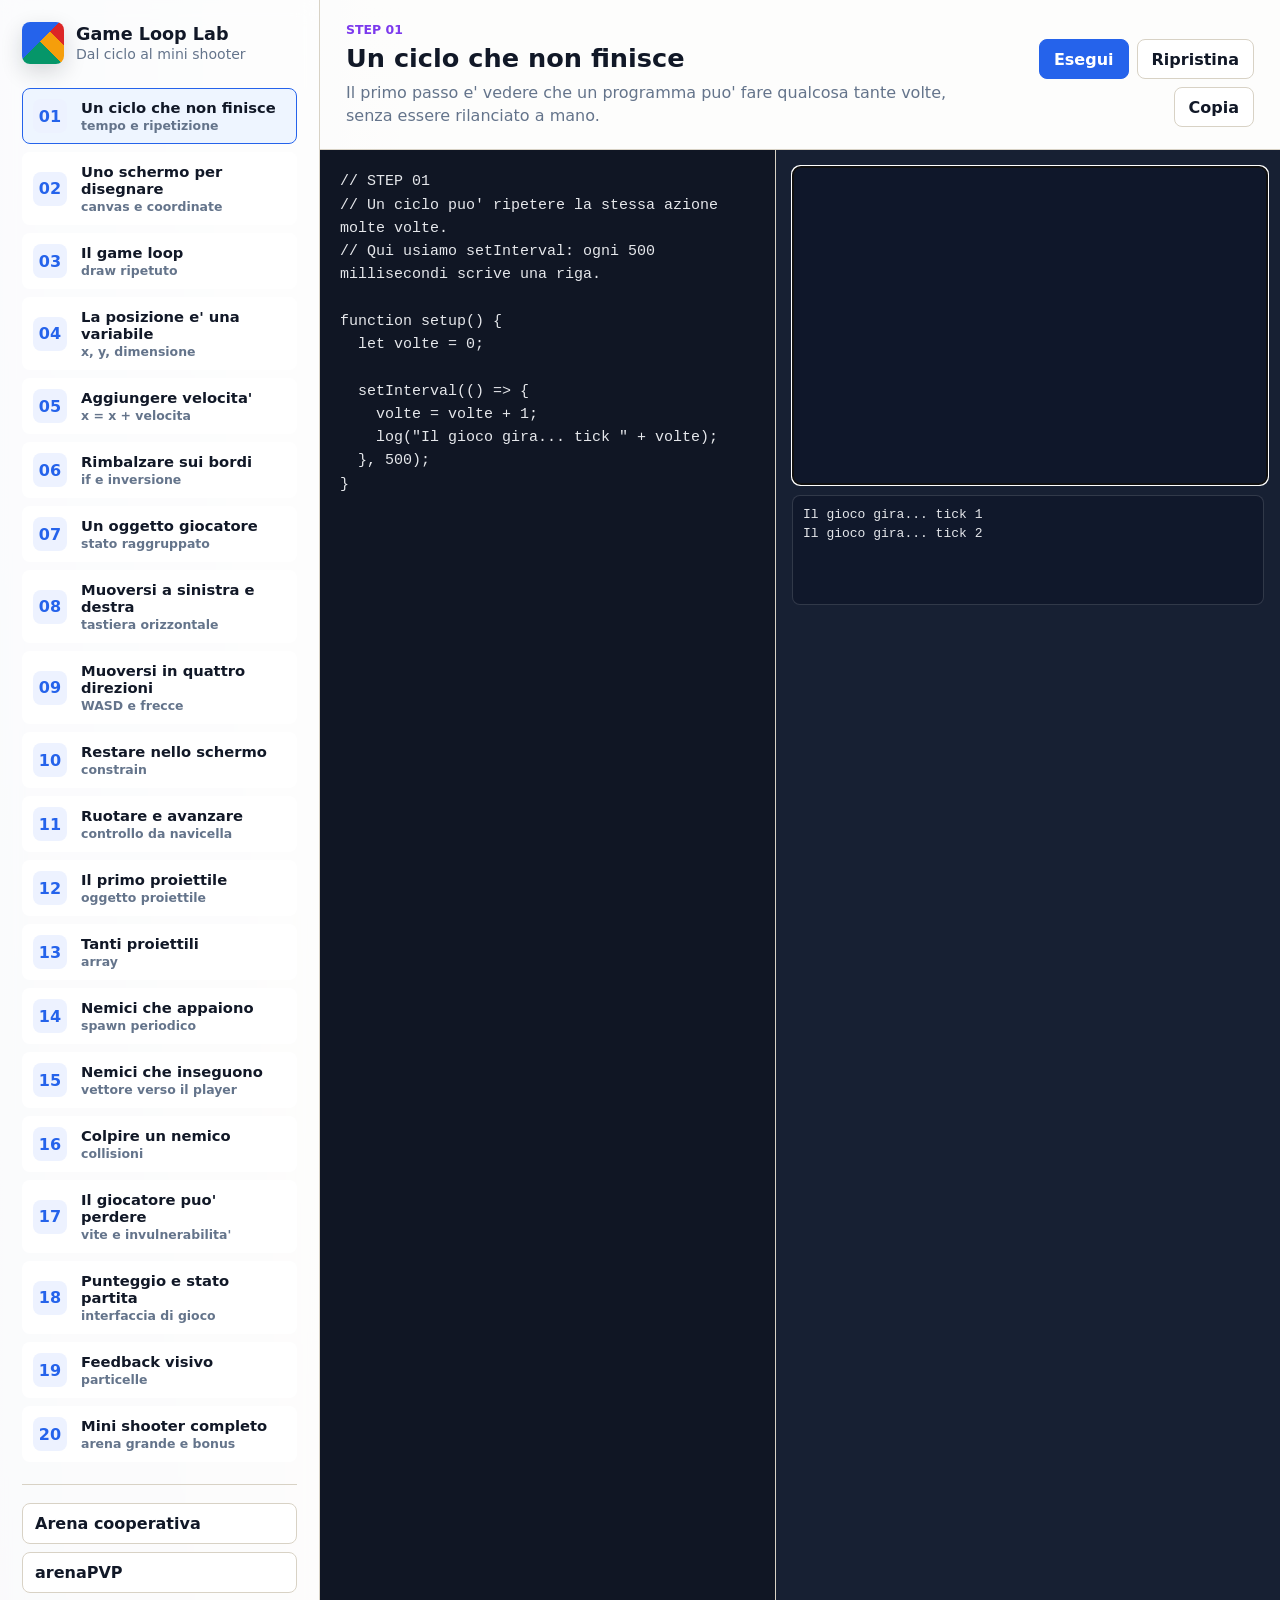
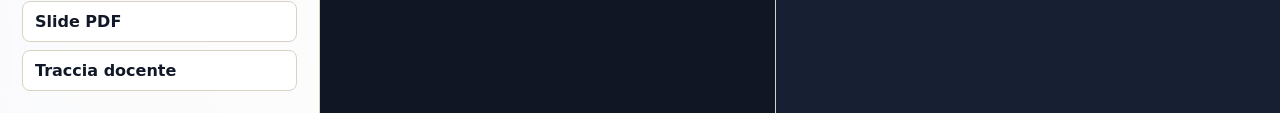
<file: site/index.html>
<!doctype html>
<html lang="it">
  <head>
    <meta charset="utf-8" />
    <meta name="viewport" content="width=device-width, initial-scale=1" />
    <title>Game Loop Lab</title>
    <link rel="stylesheet" href="./css/styles.css" />
  </head>
  <body>
    <main class="lab-shell">
      <aside class="lesson-panel" aria-label="Lezioni">
        <div class="brand">
          <span class="brand-mark"></span>
          <div>
            <h1>Game Loop Lab</h1>
            <p>Dal ciclo al mini shooter</p>
          </div>
        </div>
        <nav id="lessonList" class="lesson-list"></nav>
        <div class="resource-links">
          <a href="./collab.html">Arena cooperativa</a>
          <a href="./arenaPVP.html">arenaPVP</a>
          <a href="./assets/lezione-game-loop.pdf" target="_blank" rel="noreferrer">Slide PDF</a>
          <a href="./docs/lesson-plan.md" target="_blank" rel="noreferrer">Traccia docente</a>
        </div>
      </aside>

      <section class="workspace">
        <header class="lesson-header">
          <div>
            <p id="lessonStep" class="eyebrow">Step 01</p>
            <h2 id="lessonTitle">Caricamento...</h2>
            <p id="lessonGoal" class="goal"></p>
          </div>
          <div class="actions">
            <button id="runButton" type="button">Esegui</button>
            <button id="resetButton" type="button">Ripristina</button>
            <button id="copyButton" type="button">Copia</button>
          </div>
        </header>

        <div class="activity">
          <section class="editor-pane" aria-label="Editor codice">
            <textarea id="codeEditor" spellcheck="false" aria-label="Codice JavaScript"></textarea>
          </section>
          <section class="preview-pane" aria-label="Anteprima">
            <iframe id="previewFrame" title="Anteprima del gioco" sandbox="allow-scripts"></iframe>
          </section>
        </div>
      </section>
    </main>

    <script src="./js/app.js"></script>
  </body>
</html>
</file>
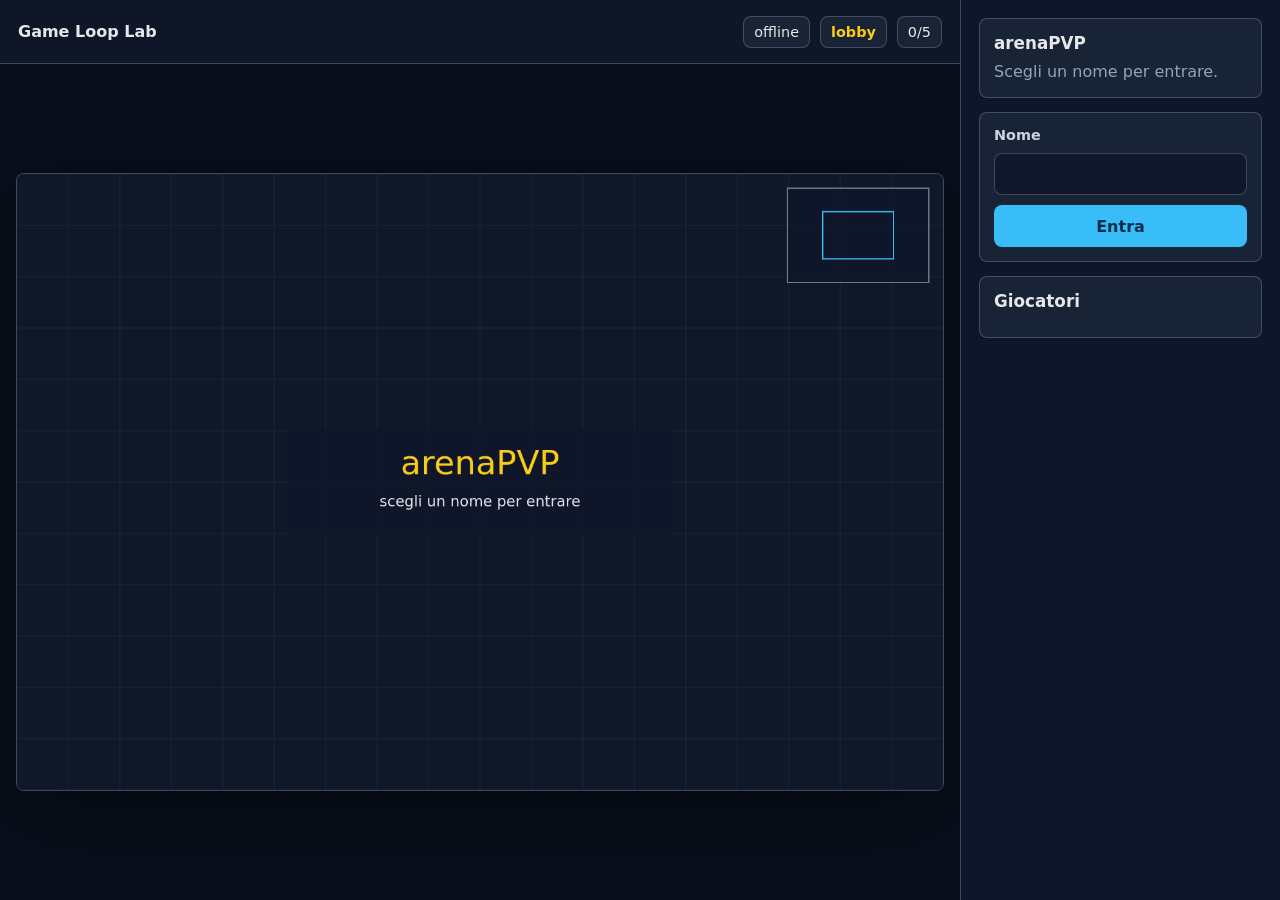
<file: site/arenaPVP.html>
<!doctype html>
<html lang="it">
  <head>
    <meta charset="utf-8" />
    <meta name="viewport" content="width=device-width, initial-scale=1" />
    <title>arenaPVP</title>
    <link rel="stylesheet" href="./css/arena-pvp.css" />
  </head>
  <body>
    <main class="arena-shell">
      <section class="stage-panel">
        <header class="topbar">
          <a class="back-link" href="./index.html">Game Loop Lab</a>
          <div class="score-strip">
            <span id="connectionStatus">offline</span>
            <strong id="matchStatus">lobby</strong>
            <span id="playerCount">0/5</span>
          </div>
        </header>
        <div class="canvas-wrap">
          <canvas id="pvpCanvas" width="1440" height="960"></canvas>
        </div>
      </section>

      <aside class="side-panel">
        <div class="panel-block">
          <h1>arenaPVP</h1>
          <p id="selfStatus">Scegli un nome per entrare.</p>
        </div>

        <form id="joinForm" class="join-form">
          <label for="nameInput">Nome</label>
          <input id="nameInput" name="name" maxlength="18" autocomplete="nickname" required />
          <button type="submit">Entra</button>
        </form>

        <button id="readyButton" class="ready-button" type="button" hidden>Pronto</button>

        <div class="panel-block">
          <h2>Giocatori</h2>
          <div id="playerList" class="player-list"></div>
        </div>
      </aside>
    </main>

    <script src="./js/arena-pvp.js"></script>
  </body>
</html>
</file>
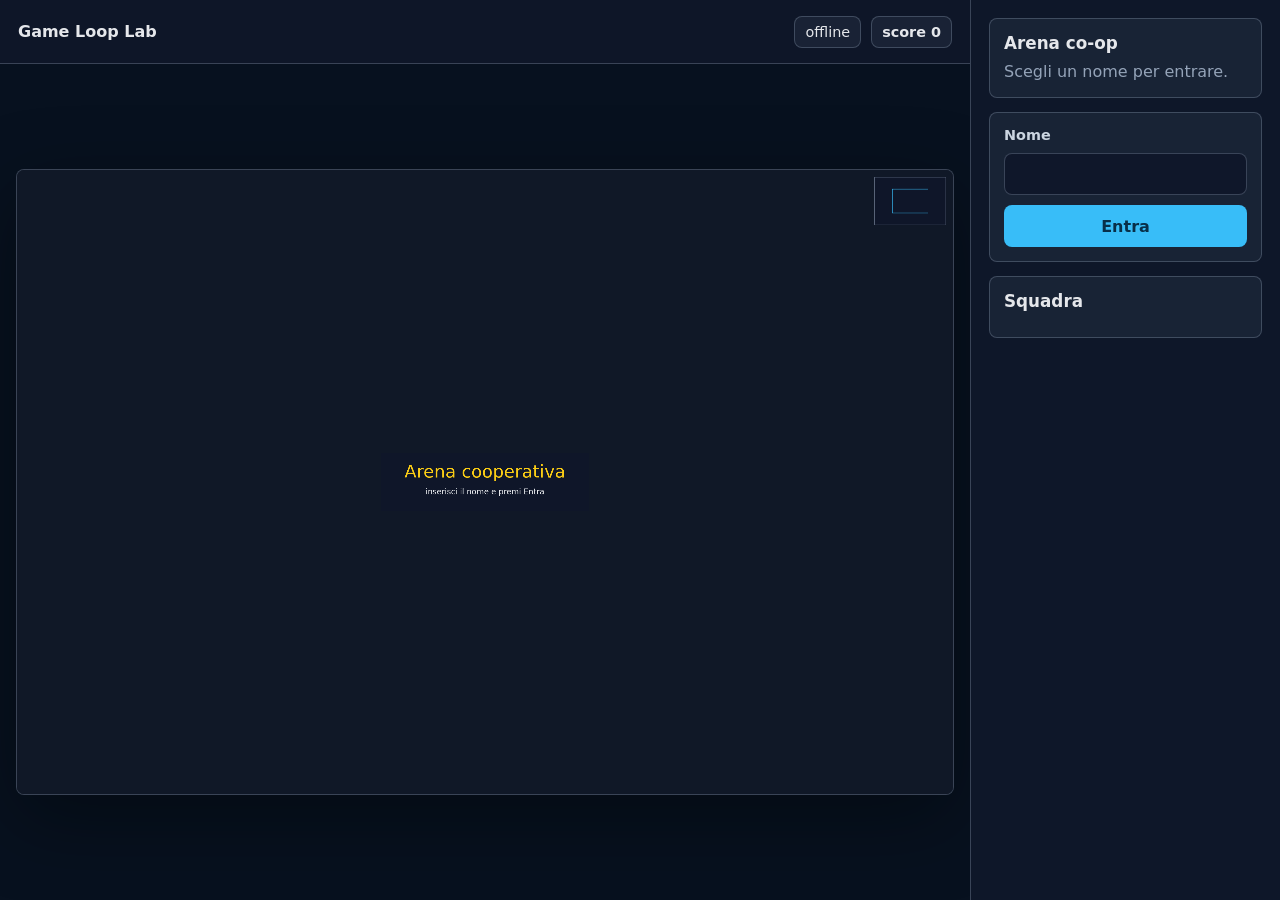
<file: site/collab.html>
<!doctype html>
<html lang="it">
  <head>
    <meta charset="utf-8" />
    <meta name="viewport" content="width=device-width, initial-scale=1" />
    <title>Arena cooperativa</title>
    <link rel="stylesheet" href="./css/collab.css" />
  </head>
  <body>
    <main class="arena-shell">
      <section class="stage-panel">
        <header class="topbar">
          <a class="back-link" href="./index.html">Game Loop Lab</a>
          <div class="score-strip">
            <span id="connectionStatus">offline</span>
            <strong id="teamScore">score 0</strong>
          </div>
        </header>
        <div class="canvas-wrap">
          <canvas id="arenaCanvas" width="2880" height="1920"></canvas>
        </div>
      </section>

      <aside class="side-panel">
        <div class="panel-block">
          <h1>Arena co-op</h1>
          <p id="selfStatus">Scegli un nome per entrare.</p>
        </div>

        <form id="joinForm" class="join-form">
          <label for="nameInput">Nome</label>
          <input id="nameInput" name="name" maxlength="18" autocomplete="nickname" required />
          <button type="submit">Entra</button>
        </form>

        <div class="panel-block">
          <h2>Squadra</h2>
          <div id="playerList" class="player-list"></div>
        </div>
      </aside>
    </main>

    <script src="./js/collab.js"></script>
  </body>
</html>
</file>
<file: site/css/styles.css>
:root {
  --ink: #111827;
  --paper: #f7f4ef;
  --panel: #ffffff;
  --line: #d8d2c5;
  --muted: #64748b;
  --blue: #2563eb;
  --green: #059669;
  --red: #dc2626;
  --yellow: #f59e0b;
  --violet: #7c3aed;
  --code: #101624;
}

* {
  box-sizing: border-box;
}

body {
  margin: 0;
  min-height: 100vh;
  color: var(--ink);
  background:
    linear-gradient(90deg, rgba(37, 99, 235, 0.08), transparent 32%),
    linear-gradient(180deg, #fbfaf7 0%, var(--paper) 100%);
  font-family: Inter, ui-sans-serif, system-ui, -apple-system, BlinkMacSystemFont, "Segoe UI", sans-serif;
}

button {
  border: 1px solid var(--line);
  border-radius: 8px;
  background: var(--panel);
  color: var(--ink);
  cursor: pointer;
  font: inherit;
  font-weight: 700;
  min-height: 40px;
  padding: 0 14px;
}

button:hover {
  border-color: var(--blue);
}

.lab-shell {
  display: grid;
  grid-template-columns: 320px minmax(0, 1fr);
  min-height: 100vh;
}

.lesson-panel {
  border-right: 1px solid var(--line);
  background: rgba(255, 255, 255, 0.78);
  backdrop-filter: blur(10px);
  padding: 22px;
  overflow-y: auto;
}

.brand {
  display: flex;
  gap: 12px;
  align-items: center;
  margin-bottom: 24px;
}

.brand-mark {
  width: 42px;
  height: 42px;
  border-radius: 8px;
  background:
    linear-gradient(135deg, var(--blue) 0 45%, transparent 45%),
    linear-gradient(45deg, var(--green) 0 48%, var(--yellow) 48% 72%, var(--red) 72%);
  box-shadow: 0 8px 22px rgba(17, 24, 39, 0.16);
  flex: 0 0 auto;
}

.brand h1 {
  font-size: 1.1rem;
  margin: 0;
}

.brand p {
  color: var(--muted);
  margin: 2px 0 0;
  font-size: 0.88rem;
}

.lesson-list {
  display: grid;
  gap: 8px;
}

.lesson-button {
  display: grid;
  grid-template-columns: 38px minmax(0, 1fr);
  gap: 10px;
  align-items: center;
  width: 100%;
  border-color: transparent;
  text-align: left;
  padding: 10px;
}

.lesson-button span:first-child {
  display: grid;
  place-items: center;
  width: 34px;
  height: 34px;
  border-radius: 8px;
  background: #edf2ff;
  color: var(--blue);
  font-weight: 800;
}

.lesson-button strong {
  display: block;
  font-size: 0.92rem;
  overflow-wrap: anywhere;
}

.lesson-button small {
  display: block;
  color: var(--muted);
  font-size: 0.78rem;
  margin-top: 2px;
}

.lesson-button.active {
  border-color: var(--blue);
  background: #eef5ff;
}

.resource-links {
  display: grid;
  gap: 8px;
  margin-top: 22px;
  padding-top: 18px;
  border-top: 1px solid var(--line);
}

.resource-links a {
  display: block;
  border: 1px solid var(--line);
  border-radius: 8px;
  background: white;
  color: var(--ink);
  font-weight: 800;
  padding: 10px 12px;
  text-decoration: none;
}

.resource-links a:hover {
  border-color: var(--blue);
  color: var(--blue);
}

.workspace {
  display: grid;
  grid-template-rows: auto minmax(0, 1fr);
  min-width: 0;
}

.lesson-header {
  display: flex;
  gap: 18px;
  justify-content: space-between;
  align-items: end;
  padding: 22px 26px;
  border-bottom: 1px solid var(--line);
  background: rgba(255, 255, 255, 0.68);
}

.eyebrow {
  margin: 0 0 6px;
  color: var(--violet);
  font-size: 0.78rem;
  font-weight: 800;
  text-transform: uppercase;
}

.lesson-header h2 {
  margin: 0;
  font-size: clamp(1.35rem, 2vw, 2rem);
}

.goal {
  max-width: 780px;
  color: var(--muted);
  margin: 8px 0 0;
  line-height: 1.45;
}

.actions {
  display: flex;
  gap: 8px;
  flex-wrap: wrap;
  justify-content: flex-end;
}

#runButton {
  background: var(--blue);
  border-color: var(--blue);
  color: white;
}

.activity {
  display: grid;
  grid-template-columns: minmax(360px, 0.95fr) minmax(360px, 1.05fr);
  gap: 0;
  min-height: 0;
}

.editor-pane,
.preview-pane {
  min-width: 0;
  min-height: 0;
}

.editor-pane {
  border-right: 1px solid var(--line);
  background: var(--code);
}

#codeEditor {
  display: block;
  width: 100%;
  height: 100%;
  min-height: 520px;
  resize: none;
  border: 0;
  outline: 0;
  padding: 20px;
  background: var(--code);
  color: #e5e7eb;
  font: 15px/1.55 "JetBrains Mono", "SFMono-Regular", Consolas, monospace;
  tab-size: 2;
}

.preview-pane {
  background: #172033;
}

#previewFrame {
  display: block;
  width: 100%;
  height: 100%;
  min-height: 520px;
  border: 0;
  background: #172033;
}

@media (max-width: 980px) {
  .lab-shell {
    grid-template-columns: 1fr;
  }

  .lesson-panel {
    border-right: 0;
    border-bottom: 1px solid var(--line);
    max-height: 300px;
  }

  .activity {
    grid-template-columns: 1fr;
  }

  .editor-pane {
    border-right: 0;
    border-bottom: 1px solid var(--line);
  }
}

@media (max-width: 640px) {
  .lesson-header {
    align-items: stretch;
    flex-direction: column;
    padding: 18px;
  }

  .actions {
    justify-content: stretch;
  }

  .actions button {
    flex: 1 1 120px;
  }
}
</file>
<file: site/css/arena-pvp.css>
:root {
  --line: rgba(148, 163, 184, 0.34);
  --muted: #94a3b8;
  --night: #101827;
  --blue: #38bdf8;
  --green: #22c55e;
  --yellow: #facc15;
  --red: #ef4444;
}

* {
  box-sizing: border-box;
}

body {
  margin: 0;
  min-height: 100vh;
  background: #080f1b;
  color: #e5e7eb;
  font-family: Inter, ui-sans-serif, system-ui, -apple-system, BlinkMacSystemFont, "Segoe UI", sans-serif;
}

button,
input {
  font: inherit;
}

button {
  min-height: 42px;
  border: 0;
  border-radius: 8px;
  background: var(--blue);
  color: #082f49;
  cursor: pointer;
  font-weight: 800;
  padding: 0 16px;
}

button:hover {
  filter: brightness(1.06);
}

.arena-shell {
  display: grid;
  grid-template-columns: minmax(0, 1fr) 320px;
  min-height: 100vh;
}

.stage-panel {
  display: grid;
  grid-template-rows: auto minmax(0, 1fr);
  min-width: 0;
}

.topbar {
  display: flex;
  align-items: center;
  justify-content: space-between;
  gap: 16px;
  min-height: 64px;
  padding: 14px 18px;
  border-bottom: 1px solid var(--line);
  background: rgba(15, 23, 42, 0.92);
}

.back-link {
  color: #e5e7eb;
  font-weight: 800;
  text-decoration: none;
}

.score-strip {
  display: flex;
  align-items: center;
  gap: 10px;
  flex-wrap: wrap;
  justify-content: flex-end;
}

.score-strip span,
.score-strip strong {
  display: inline-flex;
  align-items: center;
  min-height: 32px;
  border: 1px solid var(--line);
  border-radius: 8px;
  padding: 0 10px;
  background: rgba(30, 41, 59, 0.72);
  color: #e5e7eb;
  font-size: 0.9rem;
}

.score-strip strong {
  color: var(--yellow);
}

.canvas-wrap {
  display: grid;
  place-items: center;
  min-width: 0;
  min-height: 0;
  overscroll-behavior: contain;
  padding: 16px;
}

#pvpCanvas {
  display: block;
  width: min(100%, 1800px);
  aspect-ratio: 3 / 2;
  border: 1px solid var(--line);
  border-radius: 8px;
  background: var(--night);
  box-shadow: 0 24px 80px rgba(0, 0, 0, 0.42);
  touch-action: none;
  user-select: none;
}

.side-panel {
  display: grid;
  align-content: start;
  gap: 14px;
  border-left: 1px solid var(--line);
  background: rgba(15, 23, 42, 0.96);
  padding: 18px;
  overflow-y: auto;
}

.panel-block,
.join-form,
.ready-button {
  border: 1px solid var(--line);
  border-radius: 8px;
}

.panel-block,
.join-form {
  background: rgba(30, 41, 59, 0.72);
  padding: 14px;
}

.panel-block h1,
.panel-block h2 {
  margin: 0;
  font-size: 1.05rem;
}

.panel-block p {
  margin: 8px 0 0;
  color: var(--muted);
  line-height: 1.4;
}

.join-form {
  display: grid;
  gap: 10px;
}

.join-form label {
  color: #cbd5e1;
  font-size: 0.9rem;
  font-weight: 800;
}

.join-form input {
  width: 100%;
  min-height: 42px;
  border: 1px solid var(--line);
  border-radius: 8px;
  background: #0f172a;
  color: #f8fafc;
  outline: 0;
  padding: 0 12px;
}

.join-form input:focus {
  border-color: var(--blue);
}

.ready-button {
  background: var(--yellow);
  color: #422006;
}

.player-list {
  display: grid;
  gap: 8px;
  margin-top: 12px;
}

.player-card {
  display: grid;
  grid-template-columns: 12px minmax(0, 1fr) auto;
  gap: 10px;
  align-items: center;
  min-height: 50px;
  border: 1px solid var(--line);
  border-radius: 8px;
  background: rgba(15, 23, 42, 0.72);
  padding: 9px;
}

.player-card.eliminated {
  opacity: 0.56;
}

.player-dot {
  width: 12px;
  height: 12px;
  border-radius: 50%;
  background: var(--blue);
}

.player-card strong,
.player-card small {
  display: block;
  overflow-wrap: anywhere;
}

.player-card small {
  color: var(--muted);
  margin-top: 2px;
}

.player-card em {
  color: var(--yellow);
  font-style: normal;
  font-weight: 800;
}

@media (max-width: 1040px) {
  .arena-shell {
    grid-template-columns: 1fr;
  }

  .side-panel {
    border-left: 0;
    border-top: 1px solid var(--line);
    grid-template-columns: repeat(3, minmax(0, 1fr));
  }
}

@media (max-width: 720px) {
  .topbar {
    align-items: stretch;
    flex-direction: column;
  }

  .score-strip {
    justify-content: flex-start;
  }

  .side-panel {
    grid-template-columns: 1fr;
  }

  #pvpCanvas {
    width: 100%;
    max-height: 66vh;
  }
}
</file>
<file: site/css/collab.css>
:root {
  --ink: #111827;
  --panel: #f8fafc;
  --line: rgba(148, 163, 184, 0.32);
  --muted: #94a3b8;
  --night: #101827;
  --blue: #38bdf8;
  --green: #22c55e;
  --yellow: #facc15;
  --red: #ef4444;
}

* {
  box-sizing: border-box;
}

body {
  margin: 0;
  min-height: 100vh;
  background: #07111f;
  color: #e5e7eb;
  font-family: Inter, ui-sans-serif, system-ui, -apple-system, BlinkMacSystemFont, "Segoe UI", sans-serif;
}

button,
input {
  font: inherit;
}

button {
  min-height: 42px;
  border: 0;
  border-radius: 8px;
  background: var(--blue);
  color: #082f49;
  cursor: pointer;
  font-weight: 800;
  padding: 0 16px;
}

button:hover {
  filter: brightness(1.06);
}

.arena-shell {
  display: grid;
  grid-template-columns: minmax(0, 1fr) 310px;
  min-height: 100vh;
}

.stage-panel {
  display: grid;
  grid-template-rows: auto minmax(0, 1fr);
  min-width: 0;
}

.topbar {
  display: flex;
  align-items: center;
  justify-content: space-between;
  gap: 16px;
  min-height: 64px;
  padding: 14px 18px;
  border-bottom: 1px solid var(--line);
  background: rgba(15, 23, 42, 0.9);
}

.back-link {
  color: #e5e7eb;
  font-weight: 800;
  text-decoration: none;
}

.score-strip {
  display: flex;
  align-items: center;
  gap: 10px;
  flex-wrap: wrap;
  justify-content: flex-end;
}

.score-strip span,
.score-strip strong {
  display: inline-flex;
  align-items: center;
  min-height: 32px;
  border: 1px solid var(--line);
  border-radius: 8px;
  padding: 0 10px;
  background: rgba(30, 41, 59, 0.7);
  color: #e5e7eb;
  font-size: 0.9rem;
}

.canvas-wrap {
  display: grid;
  place-items: center;
  min-width: 0;
  min-height: 0;
  overscroll-behavior: contain;
  padding: 16px;
}

#arenaCanvas {
  display: block;
  width: min(100%, 1800px);
  aspect-ratio: 3 / 2;
  border: 1px solid var(--line);
  border-radius: 8px;
  background: var(--night);
  box-shadow: 0 24px 80px rgba(0, 0, 0, 0.38);
  touch-action: none;
  user-select: none;
}

.side-panel {
  display: grid;
  align-content: start;
  gap: 14px;
  border-left: 1px solid var(--line);
  background: rgba(15, 23, 42, 0.96);
  padding: 18px;
  overflow-y: auto;
}

.panel-block,
.join-form {
  border: 1px solid var(--line);
  border-radius: 8px;
  background: rgba(30, 41, 59, 0.72);
  padding: 14px;
}

.panel-block h1,
.panel-block h2 {
  margin: 0;
  font-size: 1.05rem;
}

.panel-block p {
  margin: 8px 0 0;
  color: var(--muted);
  line-height: 1.4;
}

.join-form {
  display: grid;
  gap: 10px;
}

.join-form label {
  color: #cbd5e1;
  font-size: 0.9rem;
  font-weight: 800;
}

.join-form input {
  width: 100%;
  min-height: 42px;
  border: 1px solid var(--line);
  border-radius: 8px;
  background: #0f172a;
  color: #f8fafc;
  outline: 0;
  padding: 0 12px;
}

.join-form input:focus {
  border-color: var(--blue);
}

.player-list {
  display: grid;
  gap: 8px;
  margin-top: 12px;
}

.player-card {
  display: grid;
  grid-template-columns: 12px minmax(0, 1fr) auto;
  gap: 10px;
  align-items: center;
  min-height: 48px;
  border: 1px solid var(--line);
  border-radius: 8px;
  background: rgba(15, 23, 42, 0.72);
  padding: 9px;
}

.player-dot {
  width: 12px;
  height: 12px;
  border-radius: 50%;
  background: var(--blue);
}

.player-card strong,
.player-card small {
  display: block;
  overflow-wrap: anywhere;
}

.player-card small {
  color: var(--muted);
  margin-top: 2px;
}

.player-card em {
  color: var(--yellow);
  font-style: normal;
  font-weight: 800;
}

@media (max-width: 1020px) {
  .arena-shell {
    grid-template-columns: 1fr;
  }

  .side-panel {
    border-left: 0;
    border-top: 1px solid var(--line);
    grid-template-columns: repeat(3, minmax(0, 1fr));
  }
}

@media (max-width: 720px) {
  .topbar {
    align-items: stretch;
    flex-direction: column;
  }

  .score-strip {
    justify-content: flex-start;
  }

  .side-panel {
    grid-template-columns: 1fr;
  }

  #arenaCanvas {
    width: 100%;
    max-height: 66vh;
  }
}
</file>
